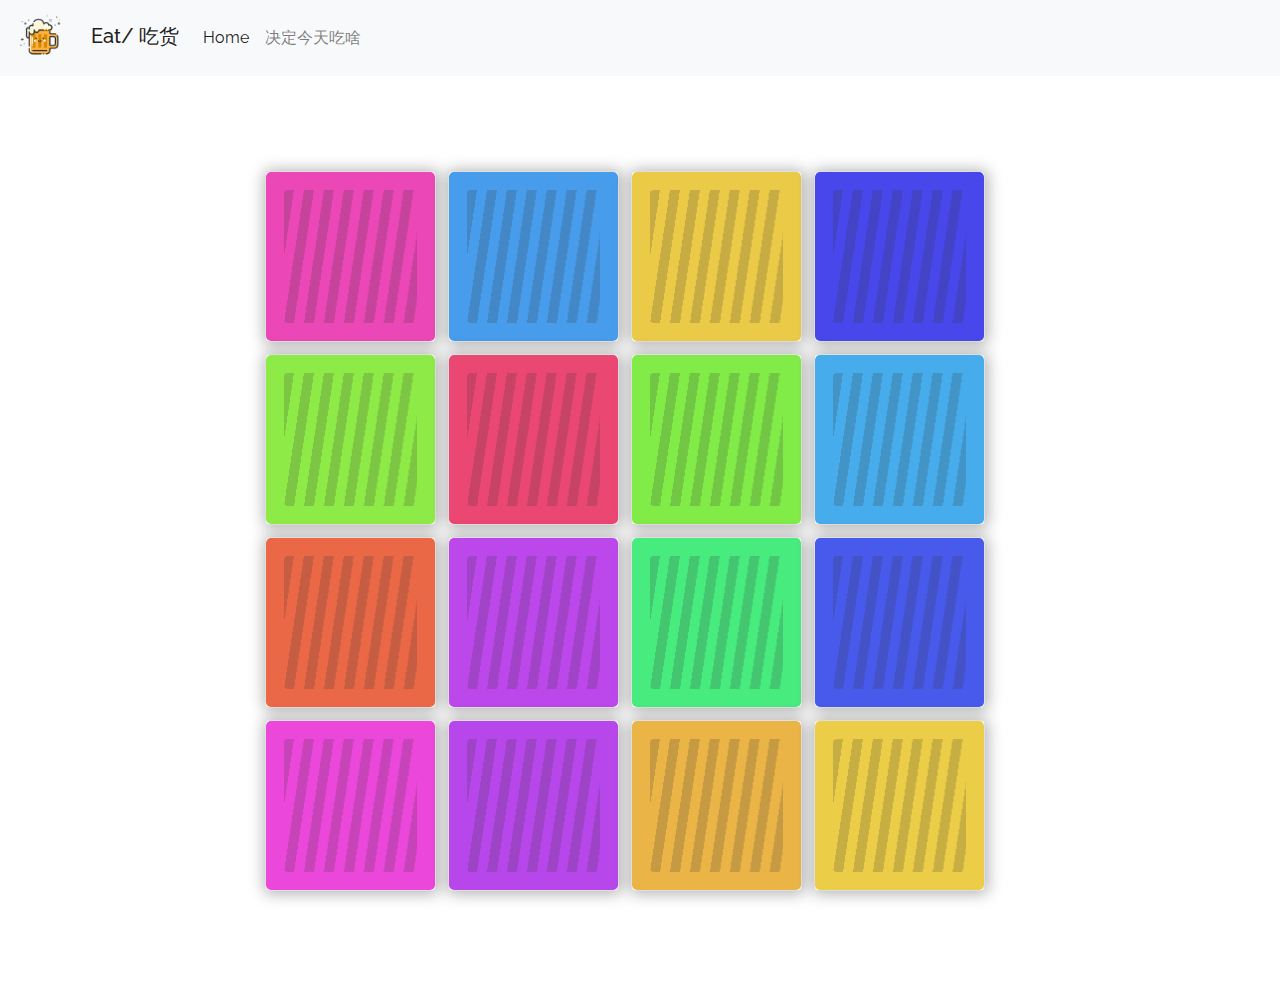
<file: eat-what.html>
<!DOCTYPE html>
<html lang="en">

<head>
  <meta charset="UTF-8">
  <meta name="viewport" content="width=device-width, initial-scale=1.0">
  <title>决定吃什么的时候到了</title>
  <link rel="stylesheet" href="style.css">
  <link rel="stylesheet" href="eat-what.css">
  <link rel="stylesheet" href="static/bootstrap/css/bootstrap.min.css">
  <link href="static/fontawesome/css/fontawesome.css" rel="stylesheet">
  <link href="static/fontawesome/css/brands.css" rel="stylesheet">
  <link href="static/fontawesome/css/solid.css" rel="stylesheet">
</head>

<body>
  <header>
    <nav class="navbar navbar-expand-lg navbar-light bg-light">
      <a class="navbar-brand mb-0 h1" href="#">
        <img src="image/cheer.png" alt="吃货" id="nav-icon">
        Eat/ 吃货
      </a>
      <button class="navbar-toggler" type="button" data-toggle="collapse" data-target="#navbarSupportedContent"
        aria-controls="navbarSupportedContent" aria-expanded="false" aria-label="Toggle navigation">
        <span class="navbar-toggler-icon"></span>
      </button>
      <div class="collapse navbar-collapse" id="navbarSupportedContent">
        <ul class="navbar-nav mr-auto">
          <li class="nav-item active">
            <a class="nav-link" href="index.html">Home <span class="sr-only">(current)</span></a>
          </li>
          <li class="nav-item"><a class="nav-link" href="#">决定今天吃啥</a></li>
        </ul>
      </div>
    </nav>
  </header>
  <section>
    <div class="container">
      <div class="board-wrap">
        <div class="board">
          <div class="row">
            <div class="card">
              <div class="back"></div>
              <div class="front"></div>
            </div>
            <div class="card">
              <div class="back"></div>
              <div class="front"></div>
            </div>
            <div class="card">
              <div class="back"></div>
              <div class="front"></div>
            </div>
            <div class="card">
              <div class="back"></div>
              <div class="front"></div>
            </div>
          </div>
          <div class="row">
            <div class="card">
              <div class="back"></div>
              <div class="front"></div>
            </div>
            <div class="card">
              <div class="back"></div>
              <div class="front"></div>
            </div>
            <div class="card">
              <div class="back"></div>
              <div class="front"></div>
            </div>
            <div class="card">
              <div class="back"></div>
              <div class="front"></div>
            </div>
          </div>
          <div class="row">
            <div class="card">
              <div class="back"></div>
              <div class="front"></div>
            </div>
            <div class="card">
              <div class="back"></div>
              <div class="front"></div>
            </div>
            <div class="card">
              <div class="back"></div>
              <div class="front"></div>
            </div>
            <div class="card">
              <div class="back"></div>
              <div class="front"></div>
            </div>
          </div>
          <div class="row">
            <div class="card">
              <div class="back"></div>
              <div class="front"></div>
            </div>
            <div class="card">
              <div class="back"></div>
              <div class="front"></div>
            </div>
            <div class="card">
              <div class="back"></div>
              <div class="front"></div>
            </div>
            <div class="card">
              <div class="back"></div>
              <div class="front"></div>
            </div>
          </div>
        </div>
      </div>
    </div>
  </section>

  <script>
    (function () {
      'use strict'
      let arr = ['可乐', '雪碧', '螺蛳粉','老友粉','桂林米粉','生榨粉','肠粉','维他饮料','萃茶师奶茶','查理王子奶茶','肯德基','麦当劳','必胜客','蛙小侠','冰淇淋','小田豆浆','粥','不吃了，减肥']
      let frontDom = document.getElementsByClassName("front");
      var cards = [].slice.call(document.querySelectorAll('.card')),
        getRandom = function (n) {
          return Math.floor(Math.random() * n)
        }

      cards.forEach(function (card, index) {
        
        // Apply rainbow gamma of colors to cards
        var color = 'hsl(' + getRandom(360) + ',80%' + ',60%)'
        card.firstElementChild.style.backgroundColor = color

        // 点击翻动卡片事件
        card.addEventListener('click', function (e) {
          if (!this.classList.contains('flip') || this.classList.contains('tada')) {
            this.classList.remove('tada')
            this.classList.add('flip')
            let arrLength = arr.length
            let arrIndex = getRandom(arrLength)
            let randomItem = arr[arrIndex]
            arr.splice(arrIndex,1)
            this.style.cursor = 'default'
            frontDom[index].innerHTML = '<p>' + randomItem + '</p>'
            cards.splice(cards.indexOf(card), 1)
          }
        })
      })

      //  随机抖动卡片
      function tada(timestamp) {

        if (cards.length < 1) {

          clearTimeout(timer)
        } else {

          cards.forEach(function (card) {
            card.classList.remove('tada')
          })

          var randomCard = getRandom(cards.length)

          setTimeout(function () {
            cards[randomCard].classList.add('tada')
          }, 0)

          setTimeout(tada, 4000)
        }
      }

      // Call tada
      var timer = setTimeout(tada, 4000)
    })()
  </script>
</body>

</html>
</file>
<file: style.css>
@import url("https://fonts.googleapis.com/css?family=Raleway&display=swap");

*{
  font-family: "Raleway", "PingFang SC", "Microsoft Yahei", sans-serif;
}

html, body { scroll-behavior:smooth; }
#nav-icon{
  position: relative;
  top: -2px;
  width: 50px;
  margin-right: 1em;
}
section {
  margin: 50px 0;
}
.col{
  margin-bottom: 5%;
}
.card-header {
  border-bottom: none !important;
}
.money-span {
  color: rgb(255, 145, 0);
}
#BSK-Logo {
  width: 80px;
  margin-right: .5em;
}
.baneer-w3ls + .baneer-w3ls{
  margin: 20px;
}
.about{
  background: url(image/hamburger.jpg) no-repeat left;
  background-size: cover;
  -webkit-background-size: contain;
  -moz-background-size: cover;
  -o-background-size: cover;
  -moz-background-size: cover;
}
/* 轮播图高度 */
.swiper-container {
  width: 90%;
  height: 250px;
}
.swiper-slide {
  overflow: hidden;
}

.med-drink {
  text-align: center;
}
.drink-header img{
  max-width: 80%;
}
a#back-to-top{
  position: fixed;
  right: 30px;
  bottom: 30px;
  background: #222;
  padding: 6px 12px;
  -webkit-transition: all .5s ease-in-out;
  -moz-transition: all .5s ease-in-out;
  -o-transition: all .5s ease-in-out;
  -ms-transition: all .5s ease-in-out;
  transition: all .5s ease-in-out;
  color: #fff;
}
.swiper-container{
  --swiper-navigation-size: 30px;/* 设置按钮大小 */
}



footer {
  text-align: center;
  background: #212121;
  color: aliceblue;
  padding: 2em 0;
}
@media (min-width: 1200px){
  .container, .container-lg, .container-md, .container-sm, .container-xl {
      max-width: 80% !important; 
  }
}
</file>
<file: eat-what.css>
.container {
  height: 90vh;
  display: -webkit-box;
  display: flex;
  -webkit-box-orient: vertical;
  -webkit-box-direction: normal;
          flex-direction: column;
  -webkit-box-pack: center;
          justify-content: center;
  -webkit-box-align: center;
          align-items: center;
}

.board-wrap {
  position: relative;
  width: 80vmin;
  padding-top: 80vmin;
}
.board-wrap .board {
  position: absolute;
  top: 0;
  bottom: 0;
  left: 0;
  right: 0;
  display: -webkit-box;
  display: flex;
  -webkit-box-orient: vertical;
  -webkit-box-direction: normal;
          flex-direction: column;
  -webkit-box-pack: justify;
          justify-content: space-between;
  -webkit-perspective: 1000px;
          perspective: 1000px;
}
.board-wrap .row {
  width: 100%;
  display: -webkit-box;
  display: flex;
  -webkit-box-pack: justify;
          justify-content: space-between;
}

.card {
  position: relative;
  width: 19vmin;
  height: 19vmin;
  box-shadow: 1px 1px 15px 2px rgba(0, 0, 0, 0.3);
  -webkit-transform-style: preserve-3d;
          transform-style: preserve-3d;
  cursor: pointer;
}
.card .back, .card .front {
  position: absolute;
  text-align: center;
  top: 0;
  right: 0;
  left: 0;
  bottom: 0;
  -webkit-backface-visibility: hidden;
          backface-visibility: hidden;
  border-radius: 3%;
}
.card .back:after {
  content: '';
  position: absolute;
  top: 2vmin;
  right: 2vmin;
  bottom: 2vmin;
  left: 2vmin;
  background-image: -webkit-gradient(linear, left bottom, right top, color-stop(25%, rgba(255, 255, 255, 0)), color-stop(25%, rgba(51, 51, 51, 0.2)), color-stop(50%, rgba(51, 51, 51, 0.2)), color-stop(50%, rgba(255, 255, 255, 0)), color-stop(75%, rgba(255, 255, 255, 0)), color-stop(75%, rgba(51, 51, 51, 0.2)));
  background-image: linear-gradient(to top left, rgba(255, 255, 255, 0) 25%, rgba(51, 51, 51, 0.2) 25%, rgba(51, 51, 51, 0.2) 50%, rgba(255, 255, 255, 0) 50%, rgba(255, 255, 255, 0) 75%, rgba(51, 51, 51, 0.2) 75%);
  background-size: 15%;
  border-radius: 3%;
}
.card .front {
  -webkit-transform: rotateX(180deg);
          transform: rotateX(180deg);
  background: #eee;
}
.card.flip {
  -webkit-animation: flip 0.7s cubic-bezier(0.62, 0.01, 0.22, 1.62) forwards;
          animation: flip 0.7s cubic-bezier(0.62, 0.01, 0.22, 1.62) forwards;
}
.card.tada {
  -webkit-animation: tada .7s ease;
          animation: tada .7s ease;
  z-index: 1;
}
.front p{
  color: black;
  font-size: 80%;
  margin-top: 40%;
}
@-webkit-keyframes flip {
  from {
    -webkit-transform: scale3d(1, 1, 1);
            transform: scale3d(1, 1, 1);
    box-shadow: 1px 1px 15px 2px rgba(0, 0, 0, 0.3);
  }
  25% {
    -webkit-transform: scale3d(1.3, 1.3, 1.3);
            transform: scale3d(1.3, 1.3, 1.3);
    box-shadow: 2px 2px 30px 2px rgba(0, 0, 0, 0.2);
    z-index: 2;
  }
  75% {
    -webkit-transform: rotateX(180deg) scale3d(1.3, 1.3, 1.3);
            transform: rotateX(180deg) scale3d(1.3, 1.3, 1.3);
    box-shadow: 2px 2px 30px 2px rgba(0, 0, 0, 0.2);
    z-index: 2;
  }
  100% {
    -webkit-transform: rotateX(180deg) scale3d(1, 1, 1);
            transform: rotateX(180deg) scale3d(1, 1, 1);
    box-shadow: 1px 1px 15px 2px rgba(0, 0, 0, 0.3);
  }
}

@keyframes flip {
  from {
    -webkit-transform: scale3d(1, 1, 1);
            transform: scale3d(1, 1, 1);
    box-shadow: 1px 1px 15px 2px rgba(0, 0, 0, 0.3);
  }
  25% {
    -webkit-transform: scale3d(1.3, 1.3, 1.3);
            transform: scale3d(1.3, 1.3, 1.3);
    box-shadow: 2px 2px 30px 2px rgba(0, 0, 0, 0.2);
    z-index: 2;
  }
  75% {
    -webkit-transform: rotateX(180deg) scale3d(1.3, 1.3, 1.3);
            transform: rotateX(180deg) scale3d(1.3, 1.3, 1.3);
    box-shadow: 2px 2px 30px 2px rgba(0, 0, 0, 0.2);
    z-index: 2;
  }
  100% {
    -webkit-transform: rotateX(180deg) scale3d(1, 1, 1);
            transform: rotateX(180deg) scale3d(1, 1, 1);
    box-shadow: 1px 1px 15px 2px rgba(0, 0, 0, 0.3);
  }
}
@-webkit-keyframes tada {
  from {
    -webkit-transform: scale3d(1, 1, 1);
            transform: scale3d(1, 1, 1);
    box-shadow: 1px 1px 15px 2px rgba(0, 0, 0, 0.3);
  }
  10%, 20% {
    -webkit-transform: scale3d(0.9, 0.9, 0.9) rotate3d(0, 0, 1, -3deg);
            transform: scale3d(0.9, 0.9, 0.9) rotate3d(0, 0, 1, -3deg);
  }
  30%, 50%, 70%, 90% {
    -webkit-transform: scale3d(1.2, 1.2, 1.2) rotate3d(0, 0, 1, 3deg);
            transform: scale3d(1.2, 1.2, 1.2) rotate3d(0, 0, 1, 3deg);
    box-shadow: 2px 2px 30px 2px rgba(0, 0, 0, 0.2);
  }
  40%, 60%, 80% {
    -webkit-transform: scale3d(1.2, 1.2, 1.2) rotate3d(0, 0, 1, -3deg);
            transform: scale3d(1.2, 1.2, 1.2) rotate3d(0, 0, 1, -3deg);
    box-shadow: 2px 2px 30px 2px rgba(0, 0, 0, 0.2);
  }
  100% {
    -webkit-transform: scale3d(1, 1, 1);
            transform: scale3d(1, 1, 1);
    box-shadow: 1px 1px 15px 2px rgba(0, 0, 0, 0.3);
  }
}
@keyframes tada {
  from {
    -webkit-transform: scale3d(1, 1, 1);
            transform: scale3d(1, 1, 1);
    box-shadow: 1px 1px 15px 2px rgba(0, 0, 0, 0.3);
  }
  10%, 20% {
    -webkit-transform: scale3d(0.9, 0.9, 0.9) rotate3d(0, 0, 1, -3deg);
            transform: scale3d(0.9, 0.9, 0.9) rotate3d(0, 0, 1, -3deg);
  }
  30%, 50%, 70%, 90% {
    -webkit-transform: scale3d(1.2, 1.2, 1.2) rotate3d(0, 0, 1, 3deg);
            transform: scale3d(1.2, 1.2, 1.2) rotate3d(0, 0, 1, 3deg);
    box-shadow: 2px 2px 30px 2px rgba(0, 0, 0, 0.2);
  }
  40%, 60%, 80% {
    -webkit-transform: scale3d(1.2, 1.2, 1.2) rotate3d(0, 0, 1, -3deg);
            transform: scale3d(1.2, 1.2, 1.2) rotate3d(0, 0, 1, -3deg);
    box-shadow: 2px 2px 30px 2px rgba(0, 0, 0, 0.2);
  }
  100% {
    -webkit-transform: scale3d(1, 1, 1);
            transform: scale3d(1, 1, 1);
    box-shadow: 1px 1px 15px 2px rgba(0, 0, 0, 0.3);
  }
}
</file>
<file: static/fontawesome/css/brands.css>
/*!
 * Font Awesome Free 5.11.2 by @fontawesome - https://fontawesome.com
 * License - https://fontawesome.com/license/free (Icons: CC BY 4.0, Fonts: SIL OFL 1.1, Code: MIT License)
 */
@font-face {
  font-family: 'Font Awesome 5 Brands';
  font-style: normal;
  font-weight: normal;
  font-display: auto;
  src: url("../webfonts/fa-brands-400.eot");
  src: url("../webfonts/fa-brands-400.eot?#iefix") format("embedded-opentype"), url("../webfonts/fa-brands-400.woff2") format("woff2"), url("../webfonts/fa-brands-400.woff") format("woff"), url("../webfonts/fa-brands-400.ttf") format("truetype"), url("../webfonts/fa-brands-400.svg#fontawesome") format("svg"); }

.fab {
  font-family: 'Font Awesome 5 Brands'; }
</file>
<file: static/fontawesome/css/solid.css>
/*!
 * Font Awesome Free 5.11.2 by @fontawesome - https://fontawesome.com
 * License - https://fontawesome.com/license/free (Icons: CC BY 4.0, Fonts: SIL OFL 1.1, Code: MIT License)
 */
@font-face {
  font-family: 'Font Awesome 5 Free';
  font-style: normal;
  font-weight: 900;
  font-display: auto;
  src: url("../webfonts/fa-solid-900.eot");
  src: url("../webfonts/fa-solid-900.eot?#iefix") format("embedded-opentype"), url("../webfonts/fa-solid-900.woff2") format("woff2"), url("../webfonts/fa-solid-900.woff") format("woff"), url("../webfonts/fa-solid-900.ttf") format("truetype"), url("../webfonts/fa-solid-900.svg#fontawesome") format("svg"); }

.fa,
.fas {
  font-family: 'Font Awesome 5 Free';
  font-weight: 900; }
</file>
